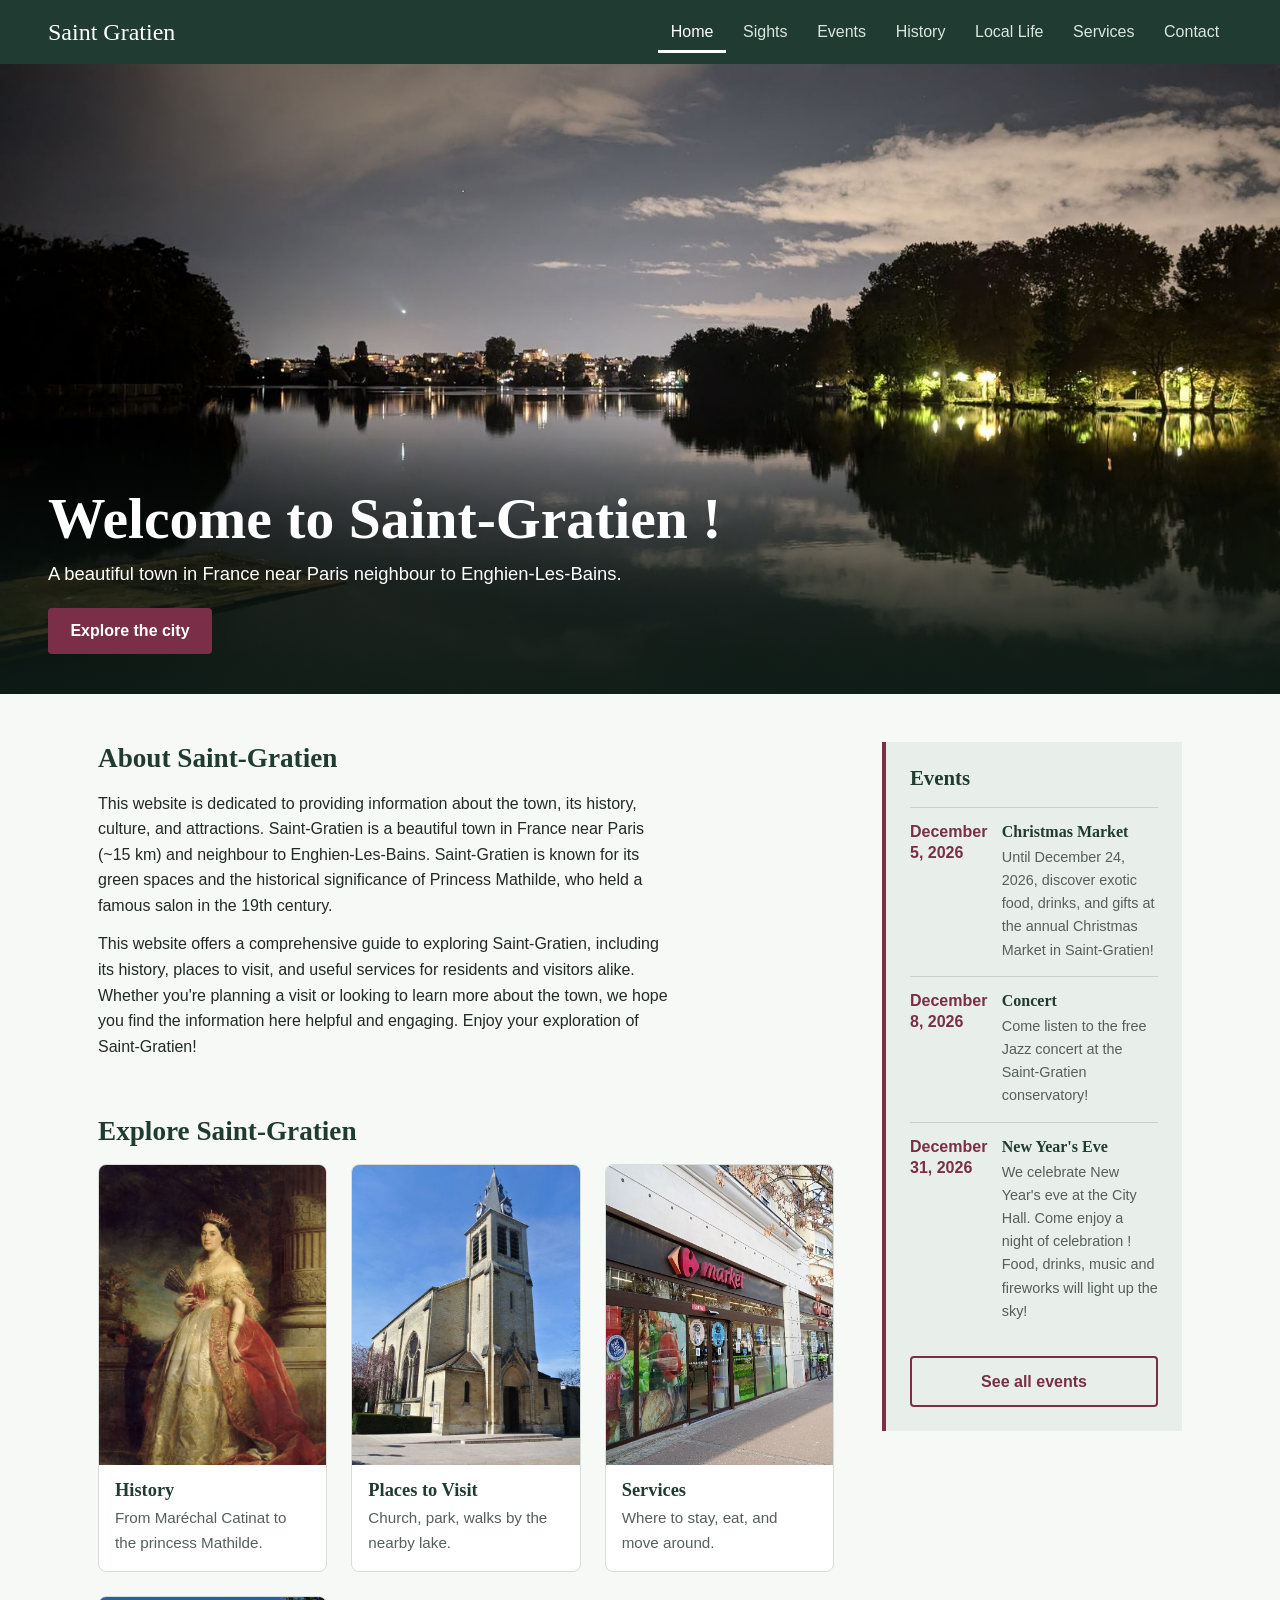
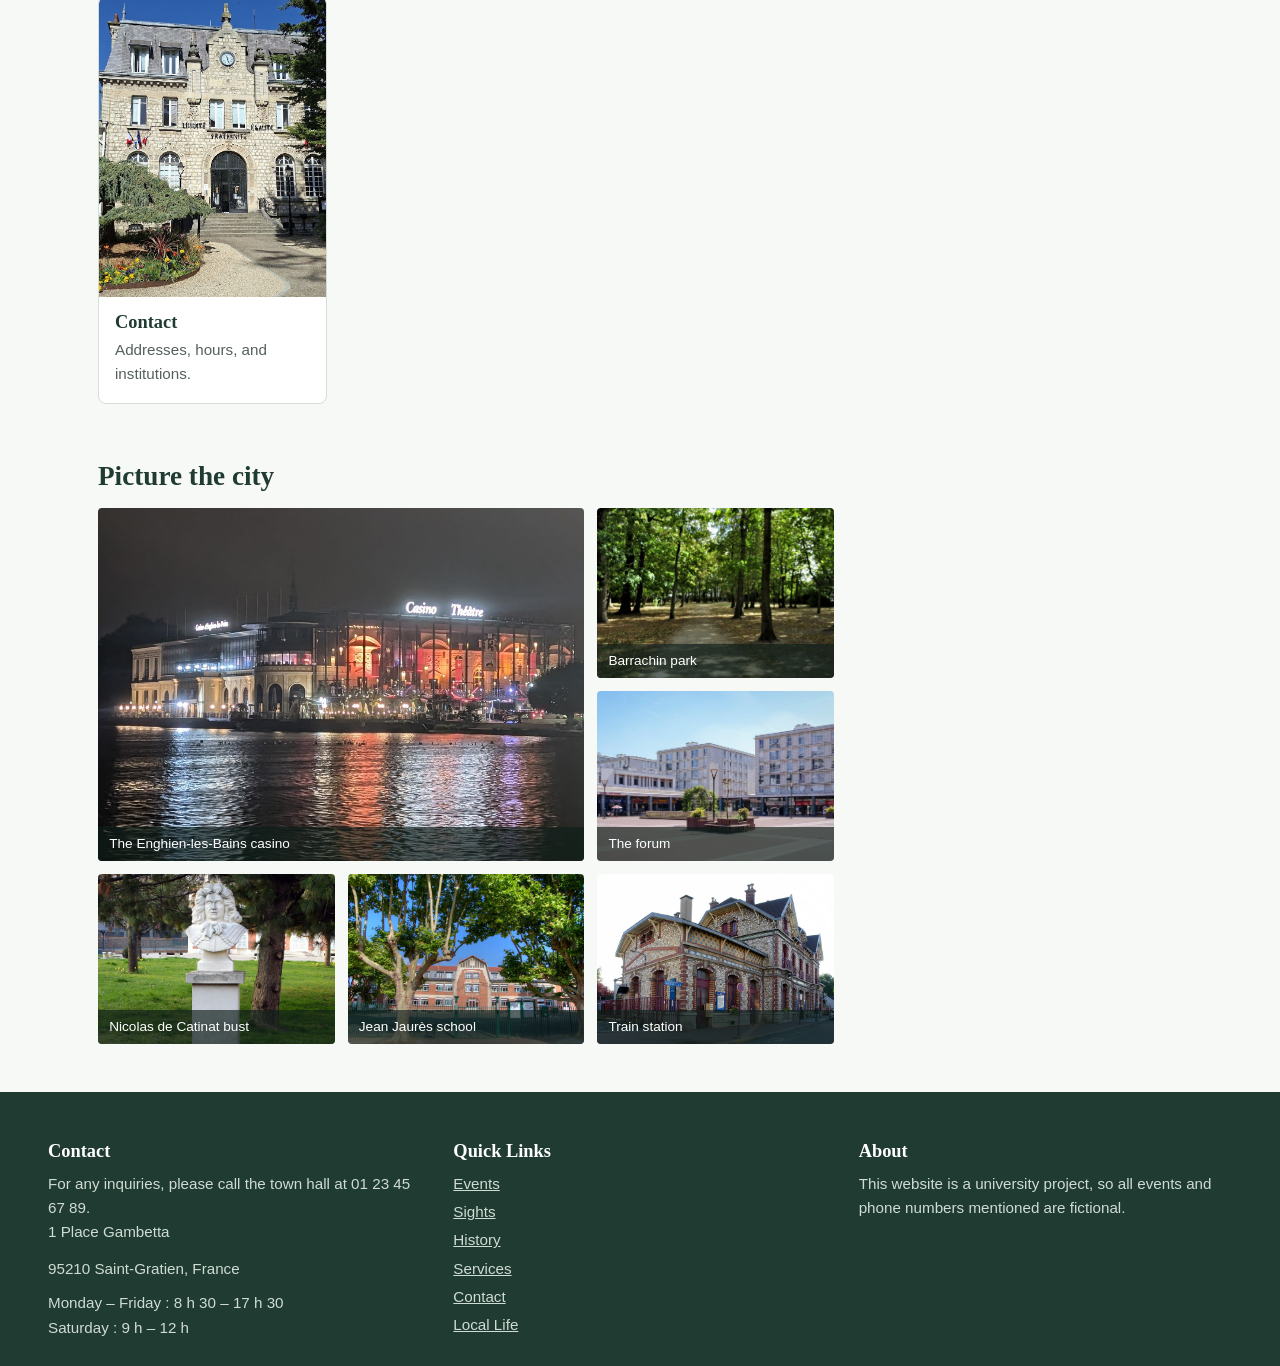
<file: src/index.html>
<!DOCTYPE html>
<html lang="en">
  <head>
    <meta charset="UTF-8">
    <meta name="viewport" content="width=device-width, initial-scale=1.0">
    <meta http-equiv="X-UA-Compatible" content="ie=edge">
    <title>Home | Saint-Gratien</title>
    <link rel="stylesheet" href="./style.css">
  </head>

  <body>
    <!-- Header -->
    <header class="site-header">
      <a href="./index.html" class="logo">Saint Gratien</a>
      <button class="menu-toggle" aria-expanded="false" aria-controls="main-menu" aria-label="Open the menu">
        <span></span><span></span><span></span>
      </button>
      <nav class="menu" id="main-menu" aria-label="Main navigation">
        <ul>
          <li><a href="./index.html" aria-current="page">Home</a></li>
          <li><a href="./sights.html">Sights</a></li>
          <li><a href="./event.html">Events</a></li>
          <li><a href="./histoire.html">History</a></li>
          <li><a href="./localLife.html">Local Life</a></li>
          <li><a href="./services.html">Services</a></li>
          <li><a href="./contact.html">Contact</a></li>
        </ul>
      </nav>
    </header>

    <main>
      <!-- Banner -->
      <section class="hero">
        <img src="./../img/Lac.jpg" alt="Lake Enghien next to Saint-Gratien at night">
        <div class="hero-text">
          <h1>Welcome to Saint-Gratien !</h1>
          <p>A beautiful town in France near Paris neighbour to Enghien-Les-Bains.</p>
          <a class="button" href="sights.html">Explore the city</a>
        </div>
      </section>

      <!-- Main Content -->
      
      <div class="layout layout--sidebar">
        <div class="main-column">

          <section class="about">
            <h2>About Saint-Gratien</h2>
            <p>
              This website is dedicated to providing information about the town, its history, culture, and attractions.
              Saint-Gratien is a beautiful town in France near Paris (~15 km) and neighbour to Enghien-Les-Bains.
              Saint-Gratien is known for its green spaces and the historical significance of Princess Mathilde, who held a famous salon in the 19th century.
            </p>
            <p>
              This website offers a comprehensive guide to exploring Saint-Gratien, including its history, places to visit, and useful services for residents and visitors alike.
              Whether you're planning a visit or looking to learn more about the town, we hope you find the information here helpful and engaging.
              Enjoy your exploration of Saint-Gratien!
            </p>
          </section>

          <section class="explore">
          <h2>Explore Saint-Gratien</h2>
          <div class="card-grid">

            <article class="card">
              <a href="histoire.html">
                <figure>
                  <img src="./../img/mathilde.jpg" alt="Portrait of the princess Mathilde" class="img-pos-25">
                </figure>
                <h3>History</h3>
                <p>From Maréchal Catinat to the princess Mathilde.</p>
              </a>
            </article>

            <article class="card">
              <a href="sights.html">
                <figure>
                  <img src="./../img/eglise.jpg" alt="Saint-Gratien church" class="img-pos-75">
                </figure>
                <h3>Places to Visit</h3>
                <p>Church, park, walks by the nearby lake.</p>
              </a>
            </article>

            <article class="card">
              <a href="services.html">
                <figure>
                  <img src="./../img/carrefour.jpg" alt="Front of the Carrefour supermarket in Saint-Gratien">
                </figure>
                <h3>Services</h3>
                <p>Where to stay, eat, and move around.</p>
              </a>
            </article>

            <article class="card">
              <a href="contact.html">
                <figure>
                  <img src="./../img/mairie.jpg" alt="Front of the Town Hall of Saint-Gratien" class="img-pos-30">
                </figure>
                <h3>Contact</h3>
                <p>Addresses, hours, and institutions.</p>
              </a>
            </article>

          </div>
        </section>

        <section class="gallery">
          <h2>Picture the city</h2>
          <div class="mosaic">
            <figure class="mosaic-big">
              <img src="../img/casino.jpg" alt="Enghien-les-Bains casino">
              <figcaption>The Enghien-les-Bains casino</figcaption>
            </figure>
            <figure >
              <img src="../img/barrachin.jpg" alt="Barrachin park">
              <figcaption>Barrachin park</figcaption>
            </figure>
            <figure>
              <img src="../img/forum.jpg" alt="Forum">
              <figcaption>The forum</figcaption>
            </figure>
            <figure>
              <img src="../img/catinat.jpg" alt="Bust of Nicolas de Catinat" class="img-pos-20">
              <figcaption>Nicolas de Catinat bust</figcaption>
            </figure>
            <figure>
              <img src="../img/JJ.jpg" alt="Jean Jaurès school">
              <figcaption>Jean Jaurès school</figcaption>
            </figure>
            <figure>
              <img src="../img/gare.jpg" alt="Train station">
              <figcaption>Train station</figcaption>
            </figure>
          </div>
        </section>

        </div>

        <aside class="side-panel" aria-labelledby="titre-events">
          <h2 id="titre-events">Events</h2>
          <ul>
            <li>
              <time datetime="2026-12-05">December 5, 2026</time>
              <div>
                <h3>Christmas Market</h3>
                <p>Until December 24, 2026, discover exotic food, drinks, and gifts at the annual Christmas Market in Saint-Gratien!</p>
              </div>  
            </li>
            <li>
              <time datetime="2026-12-08">December 8, 2026</time>
              <div>
                <h3>Concert</h3>
                <p>Come listen to the free Jazz concert at the Saint-Gratien conservatory!</p>
              </div>  
            </li>
            <li>
              <time datetime="2026-12-31">December 31, 2026</time>
              <div>
                <h3>New Year's Eve</h3>
                <p>We celebrate New Year's eve at the City Hall. Come enjoy a night of celebration ! Food, drinks, music and fireworks will light up the sky!</p>
              </div>  
            </li>
          </ul>
          <a class="button-outline" href="./event.html">See all events</a>
        </aside>
      </div>
      
    </main>

    <footer class="site-footer">
      <section>
        <h2>Contact</h2>
        <p>For any inquiries, please call the town hall at 01 23 45 67 89.</p>
        <address>
          <p>1 Place Gambetta</p>
          <p>95210 Saint-Gratien, France</p>
        </address>
        <p>Monday – Friday : 8 h 30 – 17 h 30<br>Saturday : 9 h – 12 h</p>
      </section>
      <section>
        <nav aria-label="Quick links">
          <h2>Quick Links</h2>
          <ul>
            <li><a href="./event.html">Events</a></li>
            <li><a href="./sights.html">Sights</a></li>
            <li><a href="./histoire.html">History</a></li>
            <li><a href="./services.html">Services</a></li>
            <li><a href="./contact.html">Contact</a></li>
            <li><a href="./localLife.html">Local Life</a></li>
          </ul>
        </nav>
      </section>
      <section>
        <h2>About</h2>
        <p>This website is a university project, so all events and phone numbers
          mentioned are fictional.</p>
      </section>
    </footer>
    <script src="./main.js"></script>
  </body>
</html>
</file>
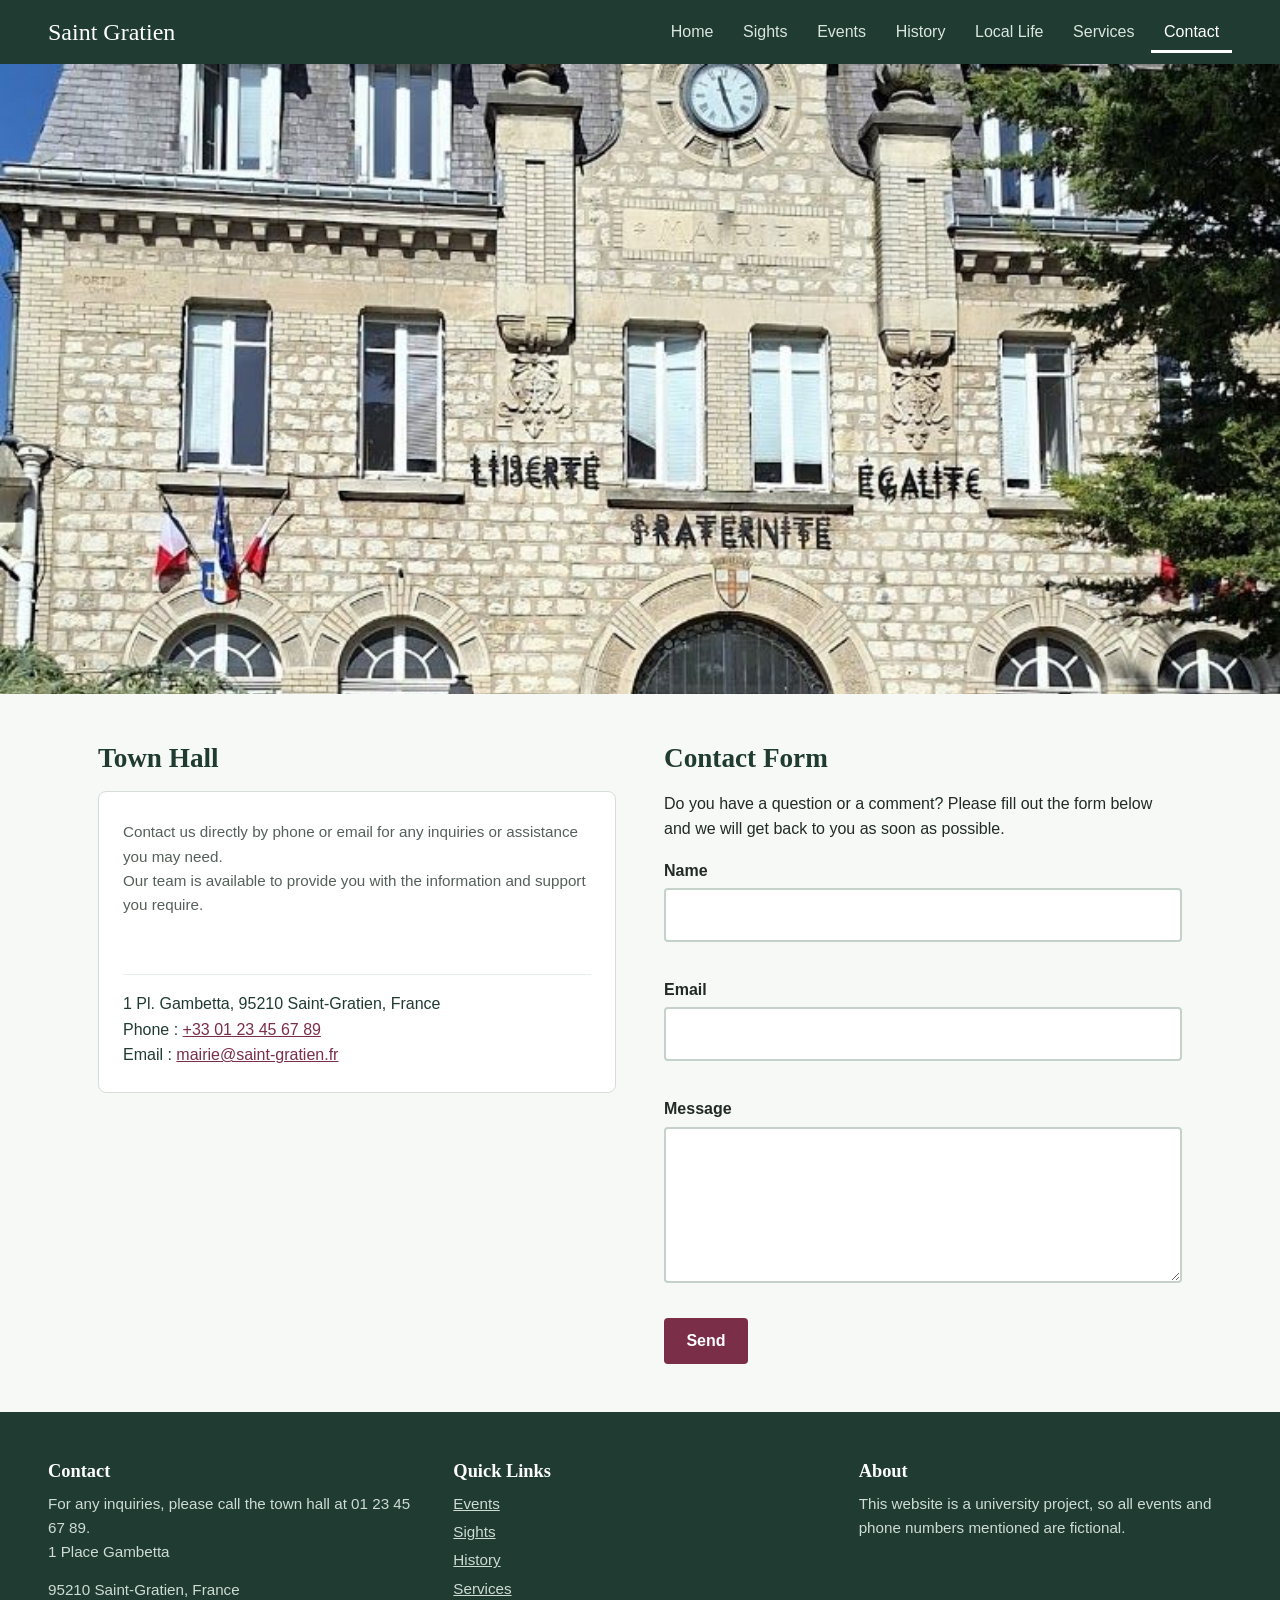
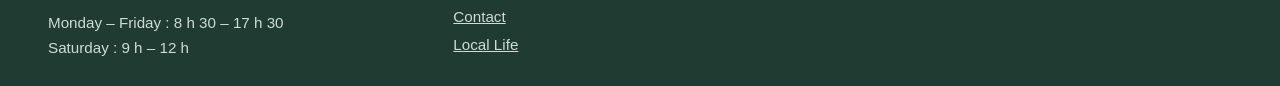
<file: src/contact.html>
<!DOCTYPE html>
<html lang="en">
  <head>
    <meta charset="UTF-8">
    <meta name="viewport" content="width=device-width, initial-scale=1.0">
    <meta http-equiv="X-UA-Compatible" content="ie=edge">
    <title>Contact | Saint-Gratien</title>
    <link rel="stylesheet" href="./style.css">
  </head>

  <body>
    <!-- Header -->
    <header class="site-header">
      <a href="./index.html" class="logo">Saint Gratien</a>
      <button class="menu-toggle" aria-expanded="false" aria-controls="main-menu" aria-label="Open the menu">
        <span></span><span></span><span></span>
      </button>
      <nav class="menu" id="main-menu" aria-label="Main navigation">
        <ul>
          <li><a href="./index.html">Home</a></li>
          <li><a href="./sights.html">Sights</a></li>
          <li><a href="./event.html">Events</a></li>
          <li><a href="./histoire.html">History</a></li>
          <li><a href="./localLife.html">Local Life</a></li>
          <li><a href="./services.html">Services</a></li>
          <li><a href="./contact.html" aria-current="page">Contact</a></li>
        </ul>
      </nav>
    </header>
    <main>

      <section class="hero">
        <img src="./../img/mairie.jpg" alt="Town Hall of Saint Gratien" class="img-pos-30">
      </section>

      <section class="layout layout--halves">
        <section class="town-hall">
          <h2>Town Hall</h2>
          <div class="card-grid">
            <article class="card">
              <p>
                Contact us directly by phone or email for any inquiries or
                assistance you may need.<br>
                Our team is available to provide you with the information and
                support you require.<br><br>
              </p>
              <address>
                1 Pl. Gambetta, 95210 Saint-Gratien, France<br>
                Phone : <a href="tel:+33123456789">+33 01 23 45 67 89</a><br>
                Email : <a href="mailto:mairie@saint-gratien.fr">mairie@saint-gratien.fr</a>
              </address>
            </article>
          </div>
        </section>

        <section class="contact-form">
          <h2>Contact Form</h2>
          <p>
            Do you have a question or a comment? Please fill out the form below and we will get back to you as soon as possible.
          </p>
          <form id="contact-form" novalidate>
            <label for="name">Name</label>
            <input type="text" id="name" name="name" autocomplete="name" aria-describedby="name-error">
            <p class="field-error" id="name-error" aria-live="polite"></p>

            <label for="email">Email</label>
            <input type="email" id="email" name="email" autocomplete="email" aria-describedby="email-error">
            <p class="field-error" id="email-error" aria-live="polite"></p>

            <label for="message">Message</label>
            <textarea id="message" name="message" rows="5" aria-describedby="message-error"></textarea>
            <p class="field-error" id="message-error" aria-live="polite"></p>

            <button type="submit" class="button">Send</button>
            <p class="form-success" id="form-success" role="status" hidden></p>
          </form>
        </section>
      </section>
    </main>
    <footer class="site-footer">
      <section>
        <h2>Contact</h2>
        <p>For any inquiries, please call the town hall at 01 23 45 67 89.</p>
        <address>
          <p>1 Place Gambetta</p>
          <p>95210 Saint-Gratien, France</p>
        </address>
        <p>Monday – Friday : 8 h 30 – 17 h 30<br>Saturday : 9 h – 12 h</p>
      </section>
      <section>
        <nav aria-label="Quick links">
          <h2>Quick Links</h2>
          <ul>
            <li><a href="./event.html">Events</a></li>
            <li><a href="./sights.html">Sights</a></li>
            <li><a href="./histoire.html">History</a></li>
            <li><a href="./services.html">Services</a></li>
            <li><a href="./contact.html">Contact</a></li>
            <li><a href="./localLife.html">Local Life</a></li>
          </ul>
        </nav>
      </section>
      <section>
        <h2>About</h2>
        <p>This website is a university project, so all events and phone numbers
          mentioned are fictional.</p>
      </section>
    </footer>
    <script src="./main.js"></script>
    <script src="./contact.js"></script>
  </body>
</html>
</file>
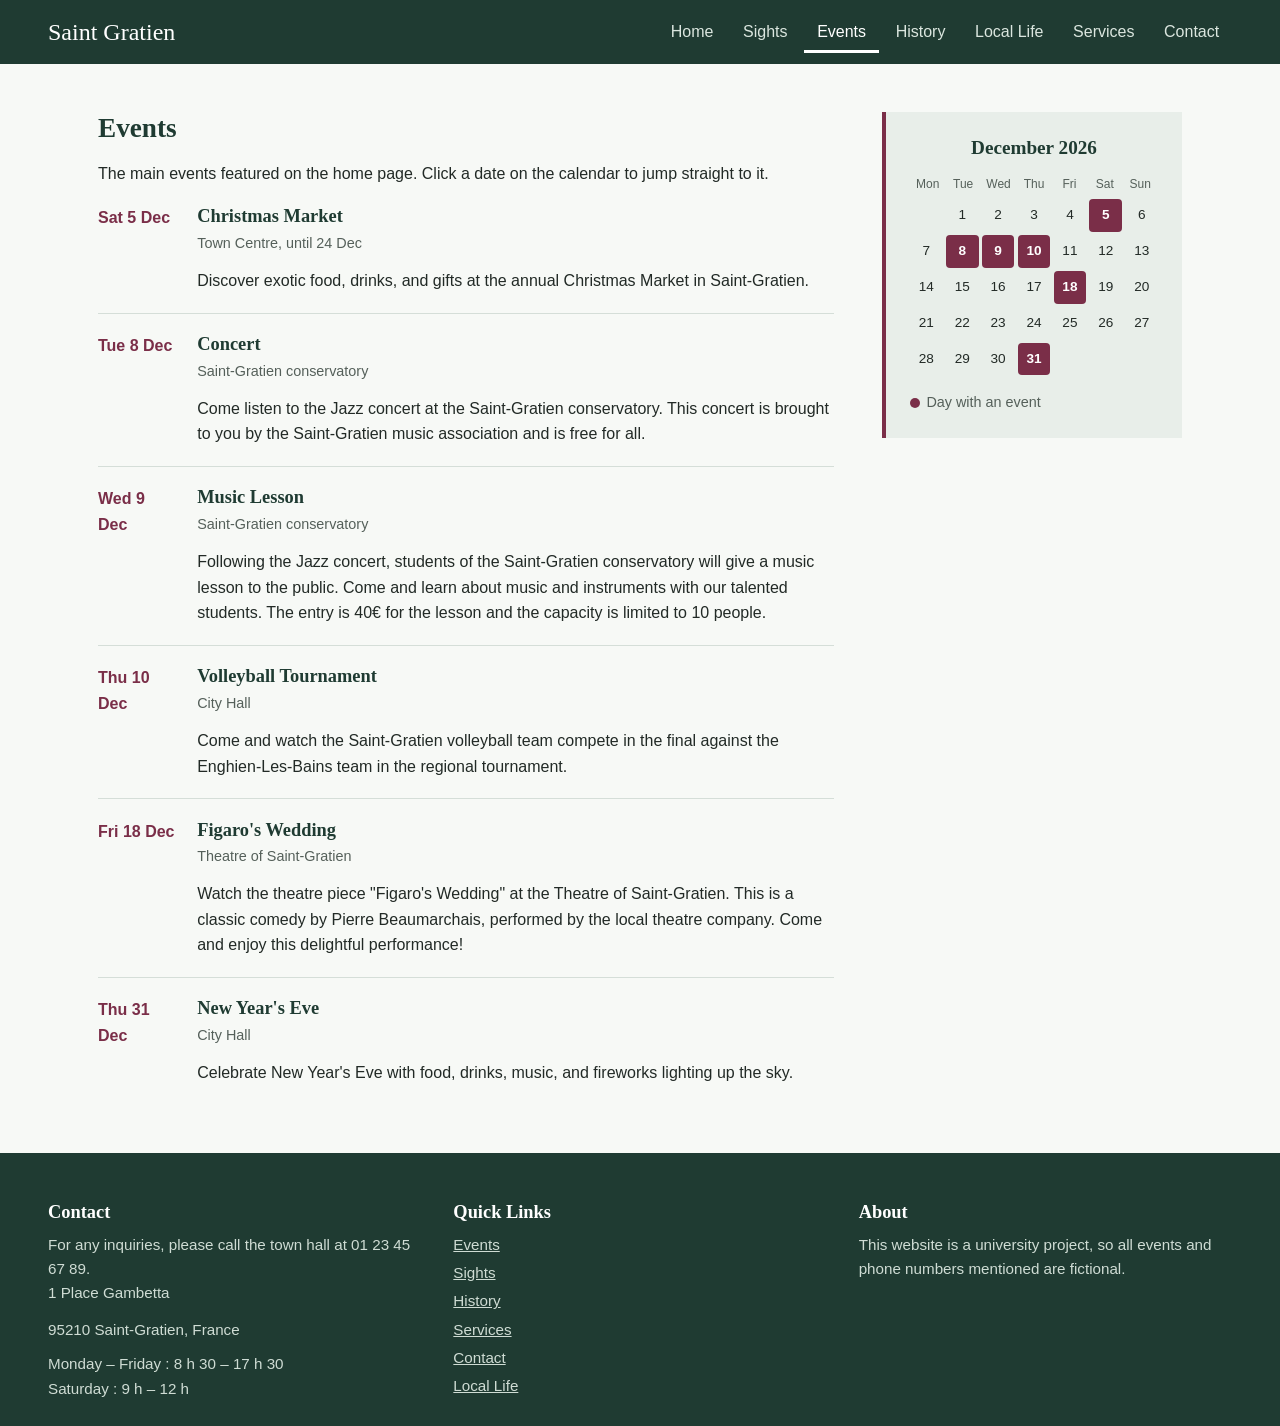
<file: src/event.html>
<!DOCTYPE html>
<html lang="en">
  <head>
    <meta charset="UTF-8">
    <meta name="viewport" content="width=device-width, initial-scale=1.0">
    <meta http-equiv="X-UA-Compatible" content="ie=edge">
    <title>Events | Saint-Gratien</title>
    <link rel="stylesheet" href="./style.css">
  </head>

  <body>
    <!-- Header -->
    <header class="site-header">
      <a href="./index.html" class="logo">Saint Gratien</a>
      <button class="menu-toggle" aria-expanded="false" aria-controls="main-menu" aria-label="Open the menu">
        <span></span><span></span><span></span>
      </button>
      <nav class="menu" id="main-menu" aria-label="Main navigation">
        <ul>
          <li><a href="./index.html">Home</a></li>
          <li><a href="./sights.html">Sights</a></li>
          <li><a href="./event.html" aria-current="page">Events</a></li>
          <li><a href="./histoire.html">History</a></li>
          <li><a href="./localLife.html">Local Life</a></li>
          <li><a href="./services.html">Services</a></li>
          <li><a href="./contact.html">Contact</a></li>
        </ul>
      </nav>
    </header>
    <main>
      <section class="layout layout--sidebar">

        <section class="event-list">
          <h2>Events</h2>
          <p>
            The main events featured on the home page. Click a date on the
            calendar to jump straight to it.
          </p>

          <article class="event-card" id="event-5">
            <time datetime="2026-12-05">Sat 5 Dec</time>
            <div>
              <h3>Christmas Market</h3>
              <p class="event-place">Town Centre, until 24 Dec</p>
              <p>
                Discover exotic food, drinks, and gifts at the annual
                Christmas Market in Saint-Gratien.
              </p>
            </div>
          </article>

          <article class="event-card" id="event-8">
            <time datetime="2026-12-08">Tue 8 Dec</time>
            <div>
              <h3>Concert</h3>
              <p class="event-place">Saint-Gratien conservatory</p>
              <p>
                Come listen to the Jazz concert at the Saint-Gratien
                conservatory.
                This concert is brought to you by the Saint-Gratien music
                association and is free for all.
              </p>
            </div>
          </article>

          <article class="event-card" id="event-9">
            <time datetime="2026-12-09">Wed 9 Dec</time>
            <div>
              <h3>Music Lesson</h3>
              <p class="event-place">Saint-Gratien conservatory</p>
              <p>
                Following the Jazz concert, students of the Saint-Gratien
                conservatory will give a music lesson to the public. Come and
                learn about music and instruments with our talented students.
                The entry is 40€ for the lesson and the capacity is limited to 10 people.
              </p>
            </div>
          </article>

          <article class="event-card" id="event-10">
            <time datetime="2026-12-10">Thu 10 Dec</time>
            <div>
              <h3>Volleyball Tournament</h3>
              <p class="event-place">City Hall</p>
              <p>
                Come and watch the Saint-Gratien volleyball team compete in the
                final against the Enghien-Les-Bains team in the regional
                tournament.
              </p>
            </div>
          </article>

          <article class="event-card" id="event-18">
            <time datetime="2026-12-18">Fri 18 Dec</time>
            <div>
              <h3>Figaro's Wedding</h3>
              <p class="event-place">Theatre of Saint-Gratien</p>
              <p>
                Watch the theatre piece "Figaro's Wedding" at the Theatre of Saint-Gratien.
                This is a classic comedy by Pierre Beaumarchais, performed by the local theatre company.
                Come and enjoy this delightful performance!
              </p>
            </div>
          </article>

          <article class="event-card" id="event-31">
            <time datetime="2026-12-31">Thu 31 Dec</time>
            <div>
              <h3>New Year's Eve</h3>
              <p class="event-place">City Hall</p>
              <p>
                Celebrate New Year's Eve with food, drinks, music, and
                fireworks lighting up the sky.
              </p>
            </div>
          </article>

        </section>

        <!-- Colonne latérale : mini-calendrier -->
        <aside class="side-panel calendar" aria-labelledby="calendar-title">
          <h2 id="calendar-title">December 2026</h2>

          <div class="calendar-weekdays">
            <span>Mon</span><span>Tue</span><span>Wed</span><span>Thu</span>
            <span>Fri</span><span>Sat</span><span>Sun</span>
          </div>

          <ol class="calendar-grid">
            <li class="empty"></li>
            <li>1</li>
            <li>2</li>
            <li>3</li>
            <li>4</li>
            <li class="has-event"><a href="#event-5">5</a></li>
            <li>6</li>
            <li>7</li>
            <li class="has-event"><a href="#event-8">8</a></li>
            <li class="has-event"><a href="#event-9">9</a></li>
            <li class="has-event"><a href="#event-10">10</a></li>
            <li>11</li>
            <li>12</li>
            <li>13</li>
            <li>14</li>
            <li>15</li>
            <li>16</li>
            <li>17</li>
            <li class="has-event"><a href="#event-18">18</a></li>
            <li>19</li>
            <li>20</li>
            <li>21</li>
            <li>22</li>
            <li>23</li>
            <li>24</li>
            <li>25</li>
            <li>26</li>
            <li>27</li>
            <li>28</li>
            <li>29</li>
            <li>30</li>
            <li class="has-event"><a href="#event-31">31</a></li>
          </ol>

          <p class="calendar-legend">
            <span class="dot"></span> Day with an event
          </p>
        </aside>

      </section>
    </main>

    <!-- Footer-->
    <footer class="site-footer">
      <section>
        <h2>Contact</h2>
        <p>For any inquiries, please call the town hall at 01 23 45 67 89.</p>
        <address>
          <p>1 Place Gambetta</p>
          <p>95210 Saint-Gratien, France</p>
        </address>
        <p>Monday – Friday : 8 h 30 – 17 h 30<br>Saturday : 9 h – 12 h</p>
      </section>
      <section>
        <nav aria-label="Quick links">
          <h2>Quick Links</h2>
          <ul>
            <li><a href="./event.html">Events</a></li>
            <li><a href="./sights.html">Sights</a></li>
            <li><a href="./histoire.html">History</a></li>
            <li><a href="./services.html">Services</a></li>
            <li><a href="./contact.html">Contact</a></li>
            <li><a href="./localLife.html">Local Life</a></li>
          </ul>
        </nav>
      </section>
      <section>
        <h2>About</h2>
        <p>This website is a university project, so all events and phone numbers
          mentioned are fictional.</p>
      </section>
    </footer>
    <script src="./main.js"></script>
  </body>
</html>
</file>
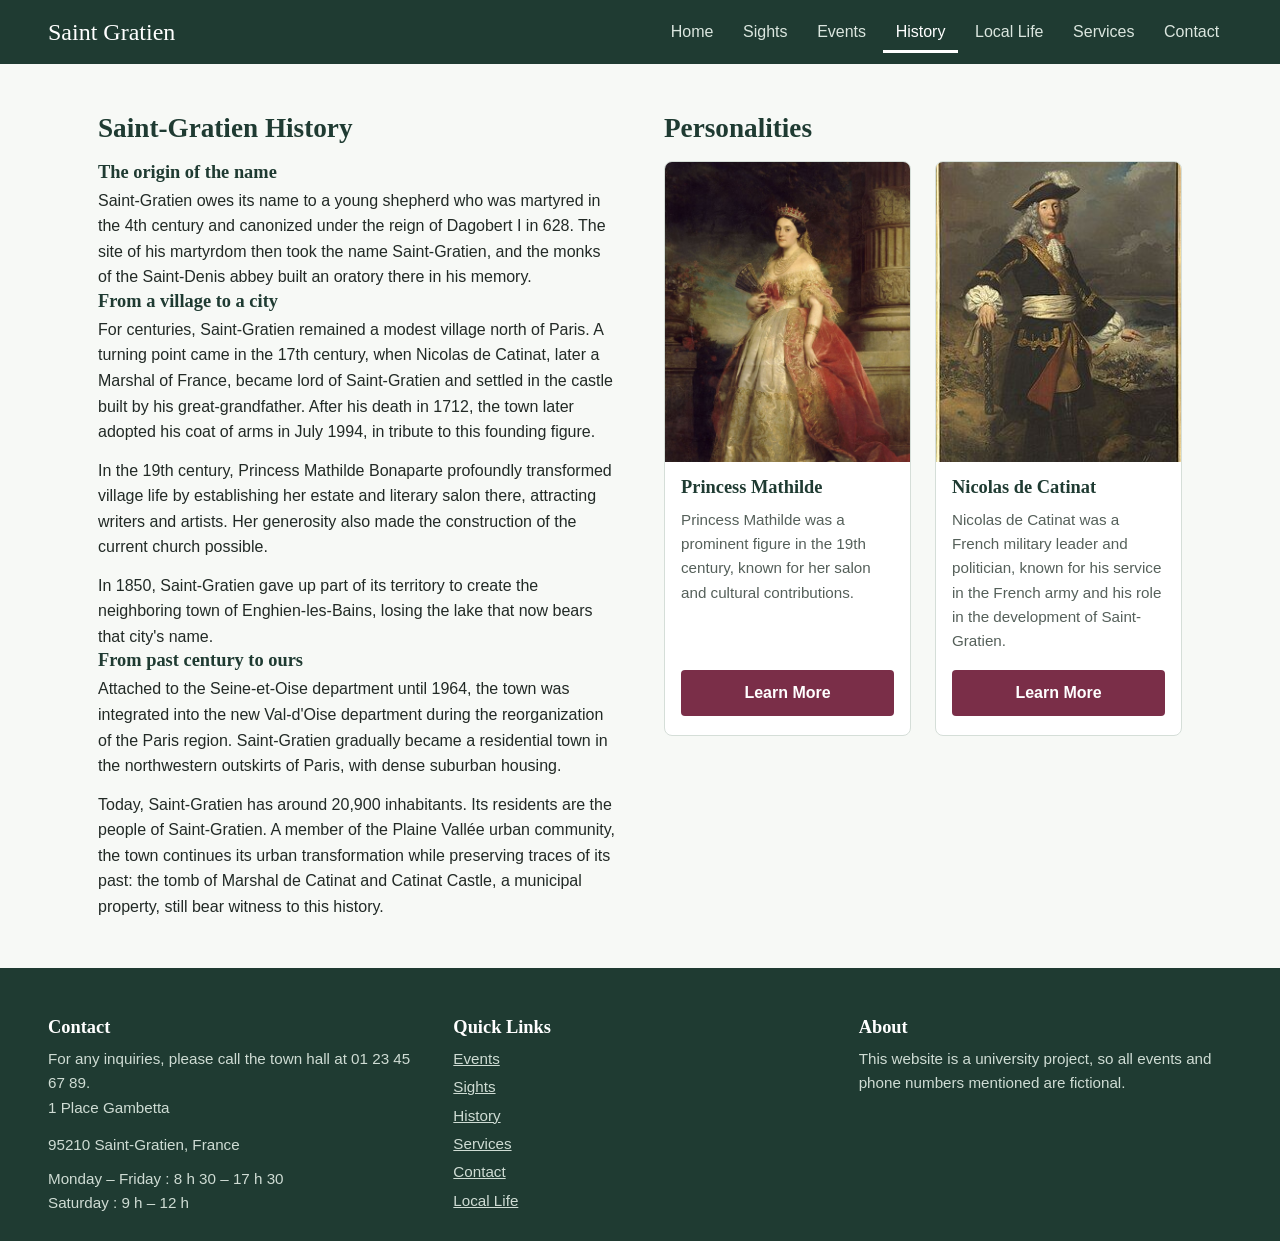
<file: src/histoire.html>
<!DOCTYPE html>
<html lang="en">
  <head>
    <meta charset="UTF-8">
    <meta name="viewport" content="width=device-width, initial-scale=1.0">
    <meta http-equiv="X-UA-Compatible" content="ie=edge">
    <title>History | Saint-Gratien</title>
    <link rel="stylesheet" href="./style.css">
  </head>

  <body>
    <!-- Header -->
    <header class="site-header">
      <a href="./index.html" class="logo">Saint Gratien</a>
      <button class="menu-toggle" aria-expanded="false" aria-controls="main-menu" aria-label="Open the menu">
        <span></span><span></span><span></span>
      </button>
      <nav class="menu" id="main-menu" aria-label="Main navigation">
        <ul>
          <li><a href="./index.html">Home</a></li>
          <li><a href="./sights.html">Sights</a></li>
          <li><a href="./event.html">Events</a></li>
          <li><a href="./histoire.html" aria-current="page">History</a></li>
          <li><a href="./localLife.html">Local Life</a></li>
          <li><a href="./services.html">Services</a></li>
          <li><a href="./contact.html">Contact</a></li>
        </ul>
      </nav>
    </header>
    <main>
      <section class="layout layout--halves">

        <section class="city-culture">
          <h2>Saint-Gratien History</h2>
          <h3>The origin of the name</h3>

          <p>Saint-Gratien owes its name to a young shepherd who was martyred
            in the 4th century and canonized under the reign of Dagobert I in
            628.
            The site of his martyrdom then took the name Saint-Gratien, and
            the monks of the Saint-Denis abbey built an oratory there in his
            memory.</p>

          <h3>From a village to a city</h3>

          <p>
            For centuries, Saint-Gratien remained a modest village north of
            Paris. A turning point came in the 17th century, when Nicolas de
            Catinat, later a Marshal of France, became lord of Saint-Gratien
            and settled in the castle built by his great-grandfather.
            After his death in 1712, the town later adopted his coat of arms
            in July 1994, in tribute to this founding figure.
          </p>
          <p>
            In the 19th century, Princess Mathilde Bonaparte profoundly
            transformed village life by establishing her estate and literary
            salon there, attracting writers and artists. Her generosity also
            made the construction of the current church possible.
          </p>
          <p>
            In 1850, Saint-Gratien gave up part of its territory to create the
            neighboring town of Enghien-les-Bains, losing the lake that now
            bears that city's name.
          </p>

          <h3>From past century to ours</h3>
          <p>
            Attached to the Seine-et-Oise department until 1964, the town was
            integrated into the new Val-d'Oise department during the
            reorganization of the Paris region. Saint-Gratien gradually became
            a residential town in the northwestern outskirts of Paris, with
            dense suburban housing.
          </p>
          <p>
            Today, Saint-Gratien has around 20,900 inhabitants. Its residents
            are the people of Saint-Gratien. A member of the Plaine Vallée
            urban community, the town continues its urban transformation while
            preserving traces of its past: the tomb of Marshal de Catinat and
            Catinat Castle, a municipal property, still bear witness to this
            history.</p>
        </section>

        <section class="city-personalities">
          <h2>Personalities</h2>
          <div class="card-grid">

            <article class="card">
              <figure>
                <img src="./../img/mathilde.jpg" alt="Princess Mathilde"
                  class="img-pos-25">
              </figure>

              <h3>Princess Mathilde</h3>
              <dialog id="dialog-Mathilde">
                <h4>Princess Mathilde (1820-1904)</h4>
                <p>
                  Mathilde Bonaparte, better known as Princess Mathilde, was
                  born in Trieste and was a member of the Bonaparte family,
                  the daughter of King Jérôme and niece of Napoleon I. <br>
                  She first rented Catinat Castle, then bought the castle in 1857
                  and turned it into a guest house, which she incorporated into
                  her estate. It was also in Saint-Gratien that she acquired
                  the Château Neuf in 1851, now called Princess Mathilde's
                  Castle. <br>
                  She hosted a salon there where she supported writers,
                  regardless of their political views: Flaubert, Gautier,
                  Sainte-Beuve, the Goncourts and Taine all gathered there.
                  Marcel Proust also attended her salon in his youth.
                  She also funded a religious building: the current church of
                  Saint-Gratien was built thanks to her generosity. <br>
                  She died in Paris in 1904 and was buried in Saint-Gratien
                  church, which she had helped build.
                </p>
                <button class="button close-dialog">Close</button>
              </dialog>

              <p>Princess Mathilde was a prominent figure in the 19th century,
                known for her salon and cultural contributions.</p>
              <button class="button" data-dialog="dialog-Mathilde">Learn More</button>

            </article>
            <article class="card">
              <figure>
                <img src="./../img/NDC.jpg" alt="Nicolas of Catinat"
                  class="img-pos-10">
              </figure>
              <h3>Nicolas de Catinat</h3>
              <dialog id="dialog-Catinat">
                <h4>Nicolas de Catinat (1637-1712)</h4>
                <p>
                  A soldier born in Paris, he became a brigadier, then a field
                  marshal in 1680 and a lieutenant general in 1688. He was made
                  Marshal of France in 1693 and led the French forces during the
                  victorious siege of Ath in 1697. He held the title of lord of
                  Saint-Gratien. <br>He lived in Catinat Castle, built in 1610 by
                  his great-grandfather, from 1702 to 1712, years during which he
                  welcomed many figures from the court of Louis XIV there. <br>He
                  died in Saint-Gratien in 1712, where he was buried in the
                  village church, in a tomb that is still there today and now
                  protected as a historic monument. <br>A statue was erected in
                  his honor in Saint-Gratien in 1860, and his bust stands in the
                  town hall park.
                </p>
                <button class="button close-dialog">Close</button>
              </dialog>
              <p>Nicolas de Catinat was a French military leader and politician,
                known for his service in the French army and his role in the
                development of Saint-Gratien.
              </p>
              <button class="button" data-dialog="dialog-Catinat">Learn More</button>
            </article>
          </div>
        </section>

      </section>
    </main>
    <!-- Footer-->
    <footer class="site-footer">
      <section>
        <h2>Contact</h2>
        <p>For any inquiries, please call the town hall at 01 23 45 67 89.</p>
        <address>
          <p>1 Place Gambetta</p>
          <p>95210 Saint-Gratien, France</p>
        </address>
        <p>Monday – Friday : 8 h 30 – 17 h 30<br>Saturday : 9 h – 12 h</p>
      </section>
      <section>
        <nav aria-label="Quick links">
          <h2>Quick Links</h2>
          <ul>
            <li><a href="./event.html">Events</a></li>
            <li><a href="./sights.html">Sights</a></li>
            <li><a href="./histoire.html">History</a></li>
            <li><a href="./services.html">Services</a></li>
            <li><a href="./contact.html">Contact</a></li>
            <li><a href="./localLife.html">Local Life</a></li>
          </ul>
        </nav>
      </section>
      <section>
        <h2>About</h2>
        <p>This website is a university project, so all events and phone numbers
          mentioned are fictional.</p>
      </section>
    </footer>
    <script src="./main.js"></script>
  </body>
</html>
</file>
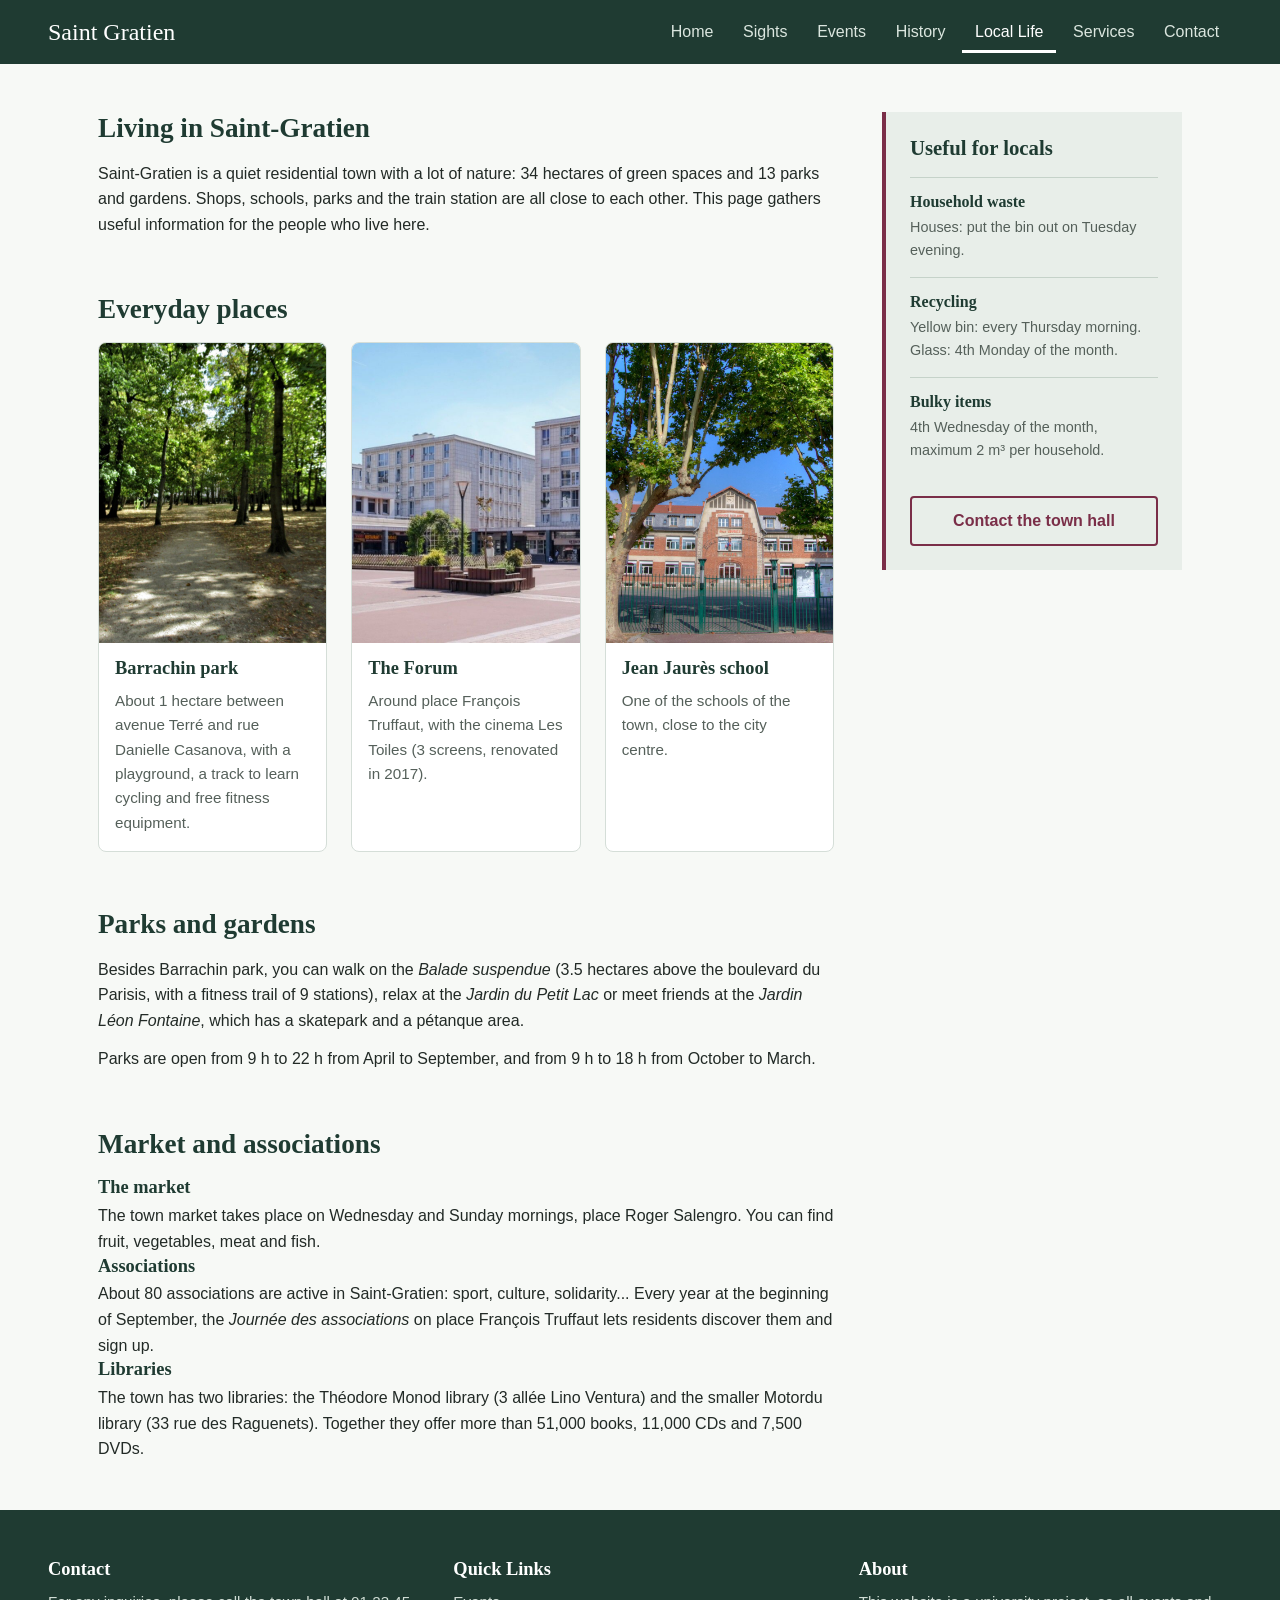
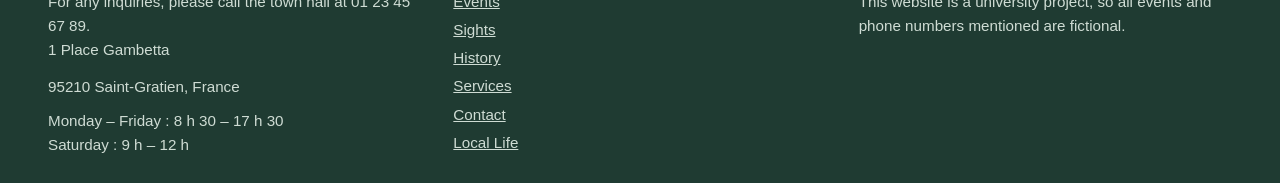
<file: src/localLife.html>
<!DOCTYPE html>
<html lang="en">
  <head>
    <meta charset="UTF-8">
    <meta name="viewport" content="width=device-width, initial-scale=1.0">
    <meta http-equiv="X-UA-Compatible" content="ie=edge">
    <title>Local Life | Saint-Gratien</title>
    <link rel="stylesheet" href="./style.css">
  </head>

  <body>
    <!-- Header -->
    <header class="site-header">
      <a href="./index.html" class="logo">Saint Gratien</a>
      <button class="menu-toggle" aria-expanded="false" aria-controls="main-menu" aria-label="Open the menu">
        <span></span><span></span><span></span>
      </button>
      <nav class="menu" id="main-menu" aria-label="Main navigation">
        <ul>
          <li><a href="./index.html">Home</a></li>
          <li><a href="./sights.html">Sights</a></li>
          <li><a href="./event.html">Events</a></li>
          <li><a href="./histoire.html">History</a></li>
          <li><a href="./localLife.html" aria-current="page">Local Life</a></li>
          <li><a href="./services.html">Services</a></li>
          <li><a href="./contact.html">Contact</a></li>
        </ul>
      </nav>
    </header>
    <main>
      <div class="layout layout--sidebar">
        <div class="main-column">

          <section class="local-intro">
            <h2>Living in Saint-Gratien</h2>
            <p>
              Saint-Gratien is a quiet residential town with a lot of nature:
              34 hectares of green spaces and 13 parks and gardens.
              Shops, schools, parks and the train station are all close to each other.
              This page gathers useful information for the people who live here.
            </p>
          </section>

          <section class="local-places">
            <h2>Everyday places</h2>
            <div class="card-grid">
              <article class="card">
                <figure>
                  <img src="./../img/barrachin.jpg" alt="Barrachin park">
                </figure>
                <h3>Barrachin park</h3>
                <p>About 1 hectare between avenue Terré and rue Danielle Casanova, with a playground, a track to learn cycling and free fitness equipment.</p>
              </article>
              <article class="card">
                <figure>
                  <img src="./../img/forum.jpg" alt="The Forum of Saint-Gratien">
                </figure>
                <h3>The Forum</h3>
                <p>Around place François Truffaut, with the cinema Les Toiles (3 screens, renovated in 2017).</p>
              </article>
              <article class="card">
                <figure>
                  <img src="./../img/JJ.jpg" alt="Jean Jaurès school">
                </figure>
                <h3>Jean Jaurès school</h3>
                <p>One of the schools of the town, close to the city centre.</p>
              </article>
            </div>
          </section>

          <section class="local-parks">
            <h2>Parks and gardens</h2>
            <p>
              Besides Barrachin park, you can walk on the <i>Balade suspendue</i>
              (3.5 hectares above the boulevard du Parisis, with a fitness trail of 9 stations),
              relax at the <i>Jardin du Petit Lac</i> or meet friends at the
              <i>Jardin Léon Fontaine</i>, which has a skatepark and a pétanque area.
            </p>
            <p>
              Parks are open from 9 h to 22 h from April to September,
              and from 9 h to 18 h from October to March.
            </p>
          </section>

          <section class="local-market">
            <h2>Market and associations</h2>
            <h3>The market</h3>
            <p>
              The town market takes place on Wednesday and Sunday mornings,
              place Roger Salengro. You can find fruit, vegetables, meat and fish.
            </p>
            <h3>Associations</h3>
            <p>
              About 80 associations are active in Saint-Gratien: sport, culture,
              solidarity... Every year at the beginning of September, the
              <i>Journée des associations</i> on place François Truffaut lets
              residents discover them and sign up.
            </p>
            <h3>Libraries</h3>
            <p>
              The town has two libraries: the Théodore Monod library
              (3 allée Lino Ventura) and the smaller Motordu library
              (33 rue des Raguenets). Together they offer more than 51,000 books,
              11,000 CDs and 7,500 DVDs.
            </p>
          </section>

        </div>

        <aside class="side-panel" aria-labelledby="titre-local">
          <h2 id="titre-local">Useful for locals</h2>
          <ul>
            <li>
              <div>
                <h3>Household waste</h3>
                <p>Houses: put the bin out on Tuesday evening.</p>
              </div>
            </li>
            <li>
              <div>
                <h3>Recycling</h3>
                <p>Yellow bin: every Thursday morning.<br>Glass: 4th Monday of the month.</p>
              </div>
            </li>
            <li>
              <div>
                <h3>Bulky items</h3>
                <p>4th Wednesday of the month, maximum 2 m³ per household.</p>
              </div>
            </li>
          </ul>
          <a class="button-outline" href="contact.html">Contact the town hall</a>
        </aside>
      </div>
    </main>
    <!-- Footer-->
    <footer class="site-footer">
      <section>
        <h2>Contact</h2>
        <p>For any inquiries, please call the town hall at 01 23 45 67 89.</p>
        <address>
          <p>1 Place Gambetta</p>
          <p>95210 Saint-Gratien, France</p>
        </address>
        <p>Monday – Friday : 8 h 30 – 17 h 30<br>Saturday : 9 h – 12 h</p>
      </section>
      <section>
        <nav aria-label="Quick links">
          <h2>Quick Links</h2>
          <ul>
            <li><a href="./event.html">Events</a></li>
            <li><a href="./sights.html">Sights</a></li>
            <li><a href="./histoire.html">History</a></li>
            <li><a href="./services.html">Services</a></li>
            <li><a href="./contact.html">Contact</a></li>
            <li><a href="./localLife.html">Local Life</a></li>
          </ul>
        </nav>
      </section>
      <section>
        <h2>About</h2>
        <p>This website is a university project, so all events and phone numbers
          mentioned are fictional.</p>
      </section>
    </footer>
    <script src="./main.js"></script>
  </body>
</html>
</file>
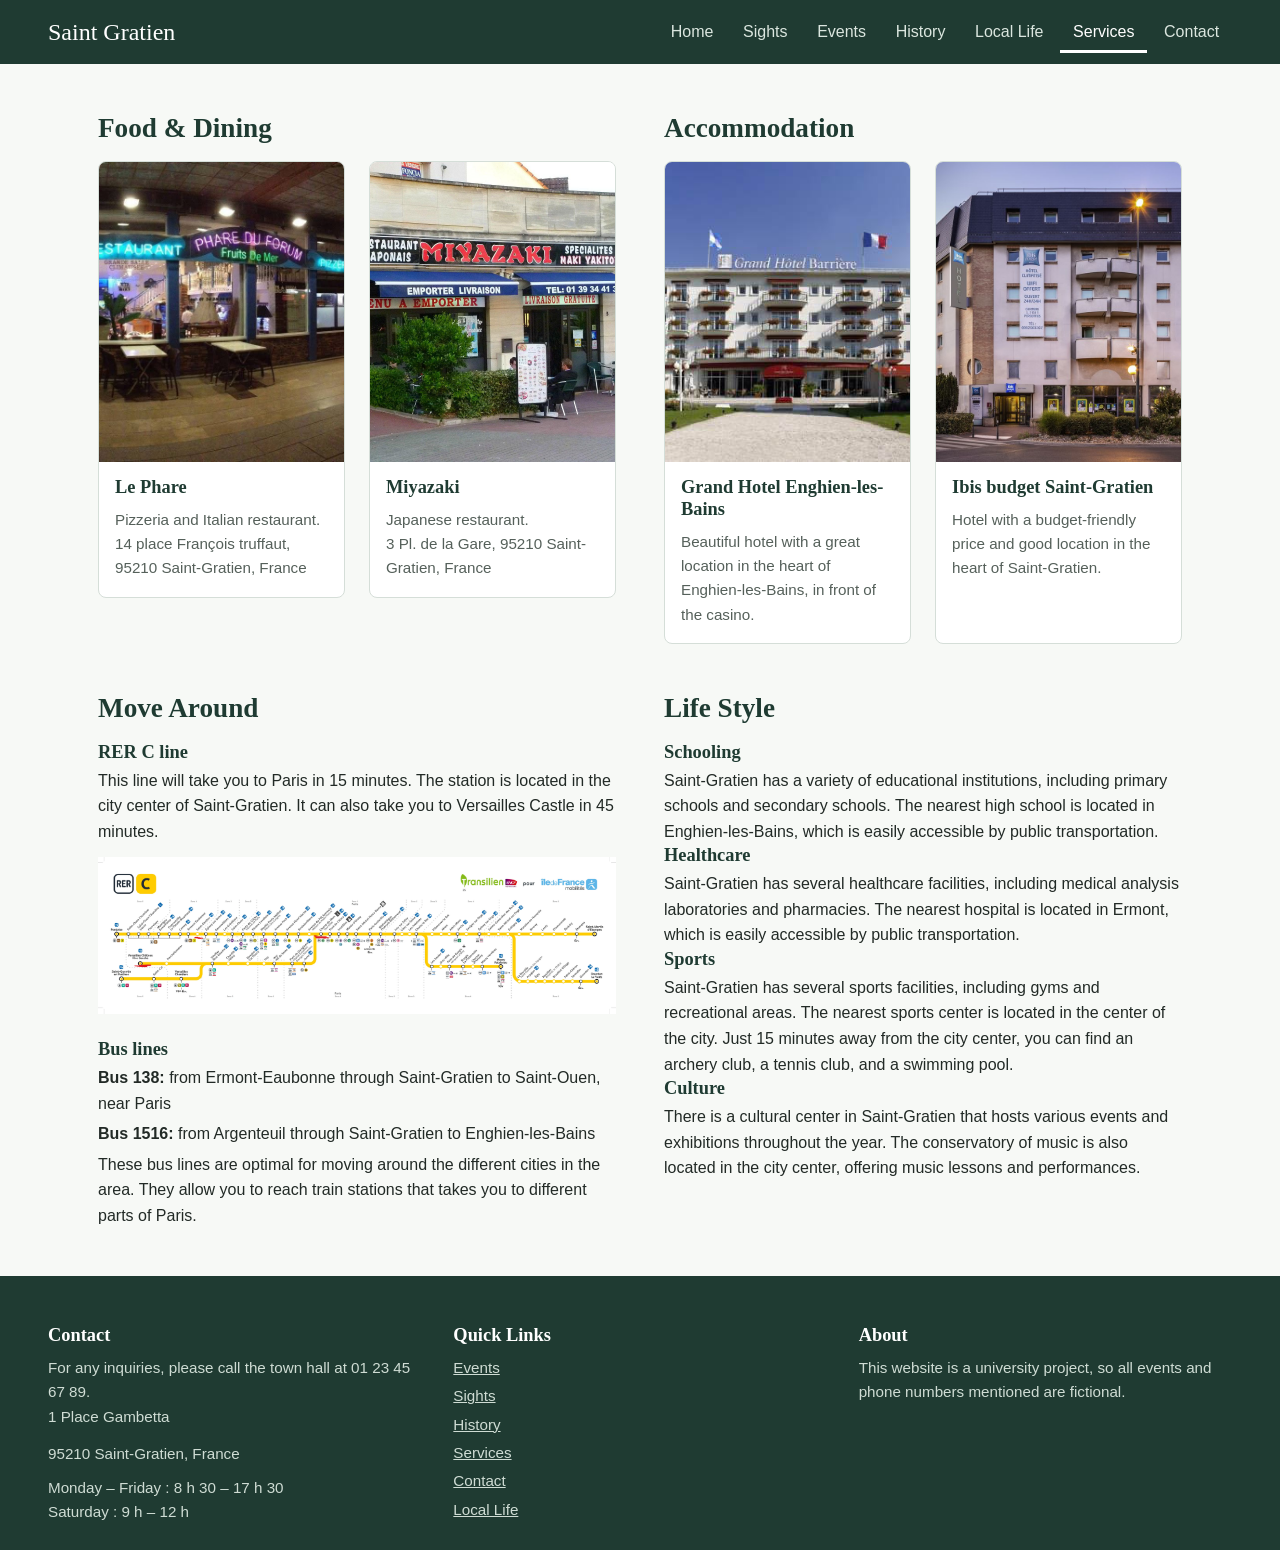
<file: src/services.html>
<!DOCTYPE html>
<html lang="en">
  <head>
    <meta charset="UTF-8">
    <meta name="viewport" content="width=device-width, initial-scale=1.0">
    <meta http-equiv="X-UA-Compatible" content="ie=edge">
    <title>Services | Saint-Gratien</title>
    <link rel="stylesheet" href="./style.css">
  </head>

  <body>
    <!-- Header -->
    <header class="site-header">
      <a href="./index.html" class="logo">Saint Gratien</a>
      <button class="menu-toggle" aria-expanded="false" aria-controls="main-menu" aria-label="Open the menu">
        <span></span><span></span><span></span>
      </button>
      <nav class="menu" id="main-menu" aria-label="Main navigation">
        <ul>
          <li><a href="./index.html">Home</a></li>
          <li><a href="./sights.html">Sights</a></li>
          <li><a href="./event.html">Events</a></li>
          <li><a href="./histoire.html">History</a></li>
          <li><a href="./localLife.html">Local Life</a></li>
          <li><a href="./services.html" aria-current="page">Services</a></li>
          <li><a href="./contact.html">Contact</a></li>
        </ul>
      </nav>
    </header>

    <main>
      <section class="layout layout--halves">
        
        <section class="food">
          <h2>Food & Dining</h2>
          <div class="card-grid">

            <article class="card">
              <figure>
                <img src="./../img/lePhare.jpg" alt="Le Phare">
              </figure>
              <h3>Le Phare</h3>
              <p>Pizzeria and Italian restaurant.<br>14 place François truffaut, 95210 Saint-Gratien, France</p>
            </article>
            <article class="card">
              <figure>
                <img src="./../img/miyazaki.jpg" alt="Miyazaki">
              </figure>
              <h3>Miyazaki</h3>
              <p>Japanese restaurant.<br>3 Pl. de la Gare, 95210 Saint-Gratien, France</p>
            </article>

          </div>
        </section>

        <section class="accommodation">
          <h2>Accommodation</h2>
          <div class="card-grid">

            <article class="card">
              <figure>
                <img src="./../img/hotelEnghien.jpg" alt="Grand Hotel Enghien-les-Bains">
              </figure>
              <h3>Grand Hotel Enghien-les-Bains</h3>
              <p>Beautiful hotel with a great location in the heart of Enghien-les-Bains, in front of the casino.</p>
            </article>
            <article class="card">
              <figure>
                <img src="./../img/hotelSTG.jpg" alt="Ibis budget Saint-Gratien">
              </figure>
              <h3>Ibis budget Saint-Gratien</h3>
              <p>Hotel with a budget-friendly price and good location in the heart of Saint-Gratien.</p>
            </article>
          </div>
        </section>

        <section class="move-around">
          <h2>Move Around</h2>
          <ul>
            <li>
              <h3>RER C line</h3>
              <p>
                This line will take you to Paris in 15 minutes. The station is located in the city center of Saint-Gratien.
                It can also take you to Versailles Castle in 45 minutes.
              </p>
              <figure><img src="./../img/RERC.png" alt="Map of the RER C line"></figure>
            </li>
            <li>
              <h3>Bus lines</h3>
              <ul class="bus-lines">
                <li><strong>Bus 138:</strong> from Ermont-Eaubonne through Saint-Gratien to Saint-Ouen, near Paris</li>
                <li><strong>Bus 1516:</strong> from Argenteuil through Saint-Gratien to Enghien-les-Bains</li>
              </ul>
              <p>
                These bus lines are optimal for moving around the different cities in the area.
                They allow you to reach train stations that takes you to different parts of Paris.
              </p>
            </li>
          </ul>
        </section>

        <section class="life-style">
          <h2>Life Style</h2>
          <h3>Schooling</h3>
          <p>
            Saint-Gratien has a variety of educational institutions, including primary schools and secondary schools.
            The nearest high school is located in Enghien-les-Bains, which is easily accessible by public transportation.
          </p>
          <h3>Healthcare</h3>
          <p>
            Saint-Gratien has several healthcare facilities, including medical analysis laboratories and pharmacies.
            The nearest hospital is located in Ermont, which is easily accessible by public transportation.
          </p>
          <h3>Sports</h3>
          <p>
            Saint-Gratien has several sports facilities, including gyms and recreational areas.
            The nearest sports center is located in the center of the city.
            Just 15 minutes away from the city center, you can find an archery club, a tennis club, and a swimming pool.
          </p>
          <h3>Culture</h3>
          <p>
            There is a cultural center in Saint-Gratien that hosts various events and exhibitions throughout the year.
            The conservatory of music is also located in the city center, offering music lessons and performances.
          </p>
        </section>

      </section>
    </main>
    <!-- Footer-->
    <footer class="site-footer">
      <section>
        <h2>Contact</h2>
        <p>For any inquiries, please call the town hall at 01 23 45 67 89.</p>
        <address>
          <p>1 Place Gambetta</p>
          <p>95210 Saint-Gratien, France</p>
        </address>
        <p>Monday – Friday : 8 h 30 – 17 h 30<br>Saturday : 9 h – 12 h</p>
      </section>
      <section>
        <nav aria-label="Quick links">
          <h2>Quick Links</h2>
          <ul>
            <li><a href="./event.html">Events</a></li>
            <li><a href="./sights.html">Sights</a></li>
            <li><a href="./histoire.html">History</a></li>
            <li><a href="./services.html">Services</a></li>
            <li><a href="./contact.html">Contact</a></li>
            <li><a href="./localLife.html">Local Life</a></li>
          </ul>
        </nav>
      </section>
      <section>
        <h2>About</h2>
        <p>This website is a university project, so all events and phone numbers
          mentioned are fictional.</p>
      </section>
    </footer>
    <script src="./main.js"></script>
  </body>
</html>
</file>
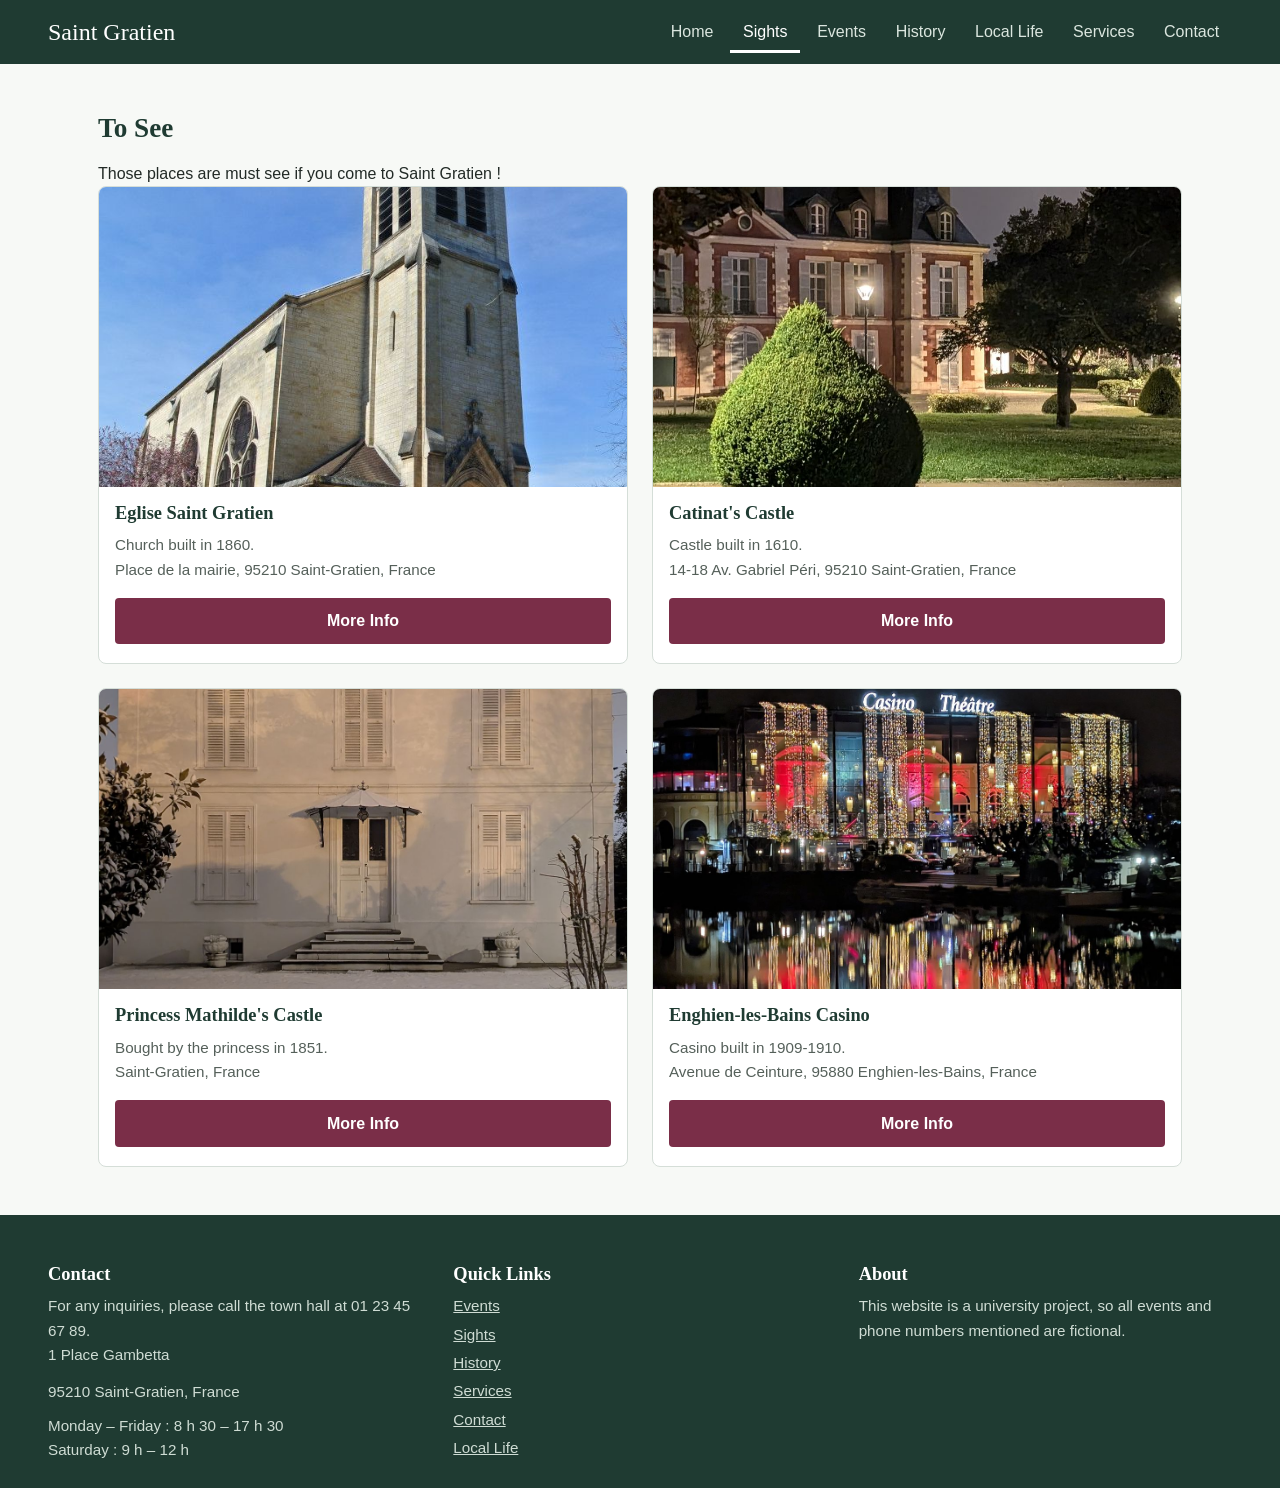
<file: src/sights.html>
<!DOCTYPE html>
<html lang="en">
  <head>
    <meta charset="UTF-8">
    <meta name="viewport" content="width=device-width, initial-scale=1.0">
    <meta http-equiv="X-UA-Compatible" content="ie=edge">
    <title>Sights | Saint-Gratien</title>
    <link rel="stylesheet" href="./style.css">
  </head>

  <body>
    <!-- Header -->
    <header class="site-header">
      <a href="./index.html" class="logo">Saint Gratien</a>
      <button class="menu-toggle" aria-expanded="false" aria-controls="main-menu" aria-label="Open the menu">
        <span></span><span></span><span></span>
      </button>
      <nav class="menu" id="main-menu" aria-label="Main navigation">
        <ul>
          <li><a href="./index.html">Home</a></li>
          <li><a href="./sights.html" aria-current="page">Sights</a></li>
          <li><a href="./event.html">Events</a></li>
          <li><a href="./histoire.html">History</a></li>
          <li><a href="./localLife.html">Local Life</a></li>
          <li><a href="./services.html">Services</a></li>
          <li><a href="./contact.html">Contact</a></li>
        </ul>
      </nav>
    </header>
    <main>
      <section class="layout">
        <section class="gallery">
          <h2>To See</h2>
          <p>
            Those places are must see if you come to Saint Gratien !
          </p>
          
          <div class="card-grid-2">
            
            <article class="card">
              <figure>
                <img src="./../img/eglise.jpg" alt="Eglise Saint Gratien">
              </figure>
              <h3>Eglise Saint Gratien</h3>
              <dialog id="dialog-Sight1">
                <h4>Eglise Saint Gratien</h4>
                <p>
                  The current church replaces a 13th-century building, enlarged
                  in the 15th century, which was threatening to collapse.
                  It was built thanks to the generosity of Princess Mathilde,
                  based on designs by architect Léon Ohnet, and
                  consecrated in the presence of the princess herself. It is a
                  neo-Gothic church with a porch-bell tower topped with
                  a slate spire. One of its two small chapels houses the
                  sarcophagus of Marshal de Catinat and that of his
                  great-niece, Marie-Renée de Lamoignon. A stained glass window
                  depicts Saint Mathilde with the features of the
                  princess herself — a fine example of architectural tribute.
                  Catinat's tomb is listed as a historic monument.
                </p>
                <button class="button close-dialog">Close</button>
              </dialog>
              <p>
                Church built in 1860.<br>Place de la mairie, 95210
                Saint-Gratien, France
              </p>
              <button class="button" data-dialog="dialog-Sight1">More Info</button>
            </article>

            <article class="card">
              <figure>
                <img src="./../img/CatinatCastle.jpg" alt="Catinat's Castle">
              </figure>
              <h3>Catinat's Castle</h3>
              <dialog id="dialog-Sight2">
                <h4>Catinat's Castle</h4>
                <p>
                  Built in 1610 by the great-grandfather of Marshal de Catinat,
                  the castle was inhabited by him from 1702 to 1712,
                  years during which he received many figures from the court of
                  Louis XIV. It was purchased by Princess Mathilde in
                  1857, who turned it into a guest house integrated into her
                  estate. Today, it belongs to the town and houses
                  the services of the Department of Social Action, as well as an
                  exhibition room on the first floor. Its facades and roofs
                  have been listed as historic monuments since 1965. It is
                  located at 14-18 avenue Gabriel Péri.<br><br>
                  Note: This is not a castle that is "visited" like a museum (it
                  houses municipal services),
                  but its architecture and exhibition room make it a place worth
                  seeing from the outside, with possible access to
                  the exhibition depending on town hall opening hours.
                </p>

                <button class="button close-dialog">Close</button>
              </dialog>
              <p>
                Castle built in 1610.<br>14-18 Av. Gabriel Péri, 95210 Saint-Gratien, France
              </p>
              <button class="button" data-dialog="dialog-Sight2">More Info</button>
            </article>

            <article class="card">
              <figure>
                <img src="./../img/mathildeCastle.jpg"
                  alt="Princess Mathilde's Castle"
                  class="img-pos-40">
              </figure>
              <h3>Princess Mathilde's Castle</h3>
              <dialog id="dialog-Sight3">
                <h4>Princess Mathilde's Castle</h4>
                <p>
                  Princess Mathilde bought this castle, then called the Château Neuf,
                  in 1851. She spent her summers there and welcomed the writers
                  and artists who were the friends of her famous salon.
                  The castle is part of the long history that links
                  Saint-Gratien to the princess, who also paid for the
                  construction of the town church.
                </p>
                <button class="button close-dialog">Close</button>
              </dialog>
              <p>
                Bought by the princess in 1851.<br>Saint-Gratien, France
              </p>
              <button class="button" data-dialog="dialog-Sight3">More Info</button>
            </article>

            <article class="card">
              <figure>
                <img src="./../img/CasinoCool.jpg"
                  alt="Enghien-les-Bains Casino">
              </figure>
              <h3>Enghien-les-Bains Casino</h3>
              <dialog id="dialog-Sight4">
                <h4>Enghien-les-Bains Casino</h4>
                <p>Enghien-les-Bains Barrière Casino
                  Just a short distance from Saint-Gratien, on the shores of Lake
                  Enghien, the current casino dates from 1909-1910 and succeeded
                  several establishments since 1877. Nicknamed the "boat casino"
                  for its architecture partly built on stilts, it now houses
                  slot machines, table games, a theater and several restaurants,
                  and remains one of the must-visit places in the surrounding
                  area.</p>
                <button class="button close-dialog">Close</button>
              </dialog>
              <p>
                Casino built in 1909-1910.<br>Avenue de Ceinture, 95880
                Enghien-les-Bains, France
              </p>
              <button class="button" data-dialog="dialog-Sight4">More Info</button>
            </article>

          </div>
        </section>
      </section>
    </main>
    <!-- Footer-->
    <footer class="site-footer">
      <section>
        <h2>Contact</h2>
        <p>For any inquiries, please call the town hall at 01 23 45 67 89.</p>
        <address>
          <p>1 Place Gambetta</p>
          <p>95210 Saint-Gratien, France</p>
        </address>
        <p>Monday – Friday : 8 h 30 – 17 h 30<br>Saturday : 9 h – 12 h</p>
      </section>
      <section>
        <nav aria-label="Quick links">
          <h2>Quick Links</h2>
          <ul>
            <li><a href="./event.html">Events</a></li>
            <li><a href="./sights.html">Sights</a></li>
            <li><a href="./histoire.html">History</a></li>
            <li><a href="./services.html">Services</a></li>
            <li><a href="./contact.html">Contact</a></li>
            <li><a href="./localLife.html">Local Life</a></li>
          </ul>
        </nav>
      </section>
      <section>
        <h2>About</h2>
        <p>This website is a university project, so all events and phone numbers
          mentioned are fictional.</p>
      </section>
    </footer>
    <script src="./main.js"></script>
  </body>

</html>
</file>
<file: src/style.css>
/* =========================================================
   Saint-Gratien – shared stylesheet for all pages
   ---------------------------------------------------------
   1. Variables          7. Gallery (mosaic)
   2. Base               8. Events list + calendar
   3. Header + menu      9. Dialogs
   4. Hero banner       10. Contact form
   5. Layouts           11. Footer
   6. Buttons + cards   12. Responsive
   ========================================================= */

/* ---------- 1. Variables ---------- */
:root {
  --green-dark: #1f3b32;   /* header, footer, titles */
  --green-light: #e8eee9;  /* side panels */
  --plum: #7a2e48;         /* accent: links, buttons (Second Empire colour) */
  --plum-dark: #5f2237;    /* hover state of the accent */
  --stone: #55605a;        /* secondary text */
  --paper: #f7f9f6;        /* page background */
  --text: #222a26;
  --border: #d5ded8;
  --header-height: 64px;
  --max-width: 1180px;
  --side-gap: clamp(1rem, 4vw, 3rem);
}

/* ---------- 2. Base ---------- */
* { box-sizing: border-box; margin: 0; padding: 0; }

html { scroll-padding-top: var(--header-height); }

body {
  font-family: "Segoe UI", Roboto, "Helvetica Neue", Arial, sans-serif;
  color: var(--text);
  background: var(--paper);
  line-height: 1.6;
  padding-top: var(--header-height); /* space for the fixed header */
}

h1, h2, h3, h4 {
  font-family: Georgia, "Times New Roman", serif;
  color: var(--green-dark);
  line-height: 1.2;
}
h2 { font-size: 1.7rem; margin-bottom: 1rem; }
h3 { font-size: 1.15rem; margin-bottom: 0.3rem; }
h4 { font-size: 1rem; }
p + p { margin-top: 0.8rem; }
a { color: var(--plum); }
img { display: block; max-width: 100%; }
ul { list-style: none; }

a:focus-visible,
button:focus-visible {
  outline: 3px solid var(--plum);
  outline-offset: 3px;
}

/* ---------- 3. Fixed header + main menu ---------- */
.site-header {
  position: fixed;
  top: 0; left: 0; right: 0;
  z-index: 100;
  height: var(--header-height);
  display: flex;
  align-items: center;
  justify-content: space-between;
  padding: 0 var(--side-gap);
  background: var(--green-dark);
}

.logo {
  font-family: Georgia, serif;
  font-size: 1.5rem;
  color: #fff;
  text-decoration: none;
}

.menu ul { display: flex; gap: 0.25rem; }

.menu a {
  display: block;
  padding: 0.5rem 0.8rem;
  color: #dbe6df;
  text-decoration: none;
  border-radius: 4px;
}
.menu a:hover { background: rgba(255, 255, 255, 0.12); color: #fff; }
.menu a[aria-current="page"] {
  color: #fff;
  box-shadow: inset 0 -3px 0 #fff;
  border-radius: 4px 4px 0 0;
}
.menu a:focus-visible { outline-color: #fff; }

/* hamburger button, only visible on small screens (see section 12) */
.menu-toggle {
  display: none;
  width: 44px;
  height: 44px;
  padding: 10px;
  background: none;
  border: 2px solid rgba(255, 255, 255, 0.4);
  border-radius: 4px;
  cursor: pointer;
}
.menu-toggle span {
  display: block;
  height: 3px;
  background: #fff;
  border-radius: 2px;
  transition: transform 0.25s ease, opacity 0.25s ease;
}
.menu-toggle span + span { margin-top: 5px; }
/* the three lines turn into a cross when the menu is open */
.menu-toggle[aria-expanded="true"] span:nth-child(1) { transform: translateY(8px) rotate(45deg); }
.menu-toggle[aria-expanded="true"] span:nth-child(2) { opacity: 0; }
.menu-toggle[aria-expanded="true"] span:nth-child(3) { transform: translateY(-8px) rotate(-45deg); }

/* ---------- 4. Hero banner ---------- */
.hero {
  position: relative;
  height: 70vh;
  min-height: 380px;
  background: #3b5a4d; /* shown if the image is missing */
  overflow: hidden;
}
.hero img {
  width: 100%;
  height: 100%;
  object-fit: cover;
}
.hero-text {
  position: absolute;
  left: 0; right: 0; bottom: 0;
  padding: 3rem var(--side-gap) 2.5rem;
  color: #fff;
  background: linear-gradient(to top, rgba(15, 30, 25, 0.85), rgba(15, 30, 25, 0));
}
.hero-text h1 {
  color: #fff;
  font-size: clamp(2rem, 5vw, 3.6rem);
  margin-bottom: 0.4rem;
}
.hero-text p { font-size: 1.15rem; margin-bottom: 1.2rem; max-width: 36rem; }

/* ---------- 5. Page layouts ---------- */
/* .layout = centred grid; modifiers choose the columns */
.layout {
  display: grid;
  gap: 3rem;
  max-width: var(--max-width);
  margin: 0 auto;
  padding: 3rem var(--side-gap);
  align-items: start;
}
.layout--sidebar { grid-template-columns: 1fr 300px; }  /* content + aside */
.layout--halves  { grid-template-columns: 1fr 1fr; }    /* two equal columns */

.main-column > section + section { margin-top: 3.5rem; }
.about p { max-width: 65ch; }

/* aside panel (home events, local life tips, calendar) */
.side-panel {
  position: sticky;   /* stays visible while scrolling */
  top: calc(var(--header-height) + 1.5rem);
  padding: 1.5rem;
  background: var(--green-light);
  border-left: 4px solid var(--plum);
}
.side-panel h2 { font-size: 1.3rem; }
.side-panel li {
  display: flex;
  gap: 0.9rem;
  padding: 0.9rem 0;
  border-top: 1px solid #c5d2c9;
}
.side-panel time {
  flex: 0 0 3.6rem;
  font-weight: 700;
  color: var(--plum);
  line-height: 1.3;
}
.side-panel h3 { font-size: 1rem; }
.side-panel p { font-size: 0.9rem; color: var(--stone); }

/* ---------- 6. Buttons and cards ---------- */
.button,
.button-outline {
  display: inline-block;
  padding: 0.65rem 1.4rem;
  border-radius: 4px;
  font: inherit;
  font-weight: 600;
  text-decoration: none;
  cursor: pointer;
  transition: background 0.2s ease, color 0.2s ease;
}
.button {
  background: var(--plum);
  color: #fff;
  border: none;
}
.button:hover { background: var(--plum-dark); }

.button-outline {
  display: block;
  margin-top: 1.2rem;
  text-align: center;
  color: var(--plum);
  border: 2px solid var(--plum);
}
.button-outline:hover { background: var(--plum); color: #fff; }

.card-grid {
  display: grid;
  grid-template-columns: repeat(auto-fit, minmax(210px, 1fr));
  gap: 1.5rem;
}
.card-grid-2 {
  display: grid;
  grid-template-columns: 1fr 1fr;
  gap: 1.5rem;
}

.card {
  display: flex;
  flex-direction: column;
  background: #fff;
  border: 1px solid var(--border);
  border-radius: 8px;
  overflow: hidden;
  transition: transform 0.25s ease, box-shadow 0.25s ease, border-color 0.25s ease;
}
.card:hover {
  transform: translateY(-5px);
  box-shadow: 0 10px 20px rgba(31, 59, 50, 0.12);
  border-color: var(--plum);
}
.card > a {
  display: block;
  height: 100%;
  color: inherit;
  text-decoration: none;
}
.card figure { height: 300px; background: var(--green-light); }
.card img { width: 100%; height: 100%; object-fit: cover; }
.card h3, .card p { padding: 0 1rem; }
.card h3 { margin-top: 0.9rem; }
.card p { margin: 0.3rem 0 1rem; color: var(--stone); font-size: 0.95rem; }
.card:hover h3 { color: var(--plum); }
/* "More info" button at the bottom of a card */
.card > .button {
  margin: auto 1rem 1.2rem;   /* auto top margin pushes it to the bottom */
}

.town-hall .card { padding: 1.5rem; }
.town-hall .card p { padding: 0; }
.town-hall address {
  font-style: normal;
  margin-top: 1rem;
  padding-top: 1rem;
  border-top: 1px solid var(--green-light);
  color: var(--green-dark);
  font-weight: 500;
}

/* services page: transport list */
.move-around > ul > li + li { margin-top: 1.5rem; }
.move-around figure { margin-top: 0.8rem; }
.bus-lines li { margin: 0.3rem 0; }

/* vertical focus of cropped pictures */
.img-pos-10 { object-position: center 10%; }
.img-pos-20 { object-position: center 20%; }
.img-pos-25 { object-position: center 25%; }
.img-pos-30 { object-position: center 30%; }
.img-pos-40 { object-position: center 40%; }
.img-pos-75 { object-position: center 75%; }

/* ---------- 7. Photo gallery (mosaic) ---------- */
.mosaic {
  display: grid;
  grid-template-columns: repeat(3, 1fr);
  grid-auto-rows: 170px;
  gap: 0.8rem;
}
.mosaic figure {
  position: relative;
  overflow: hidden;
  background: var(--green-light);
  border-radius: 4px;
}
.mosaic .mosaic-big { grid-column: span 2; grid-row: span 2; }
.mosaic img { width: 100%; height: 100%; object-fit: cover; }
.mosaic figcaption {
  position: absolute;
  left: 0; right: 0; bottom: 0;
  padding: 0.4rem 0.7rem;
  font-size: 0.85rem;
  color: #fff;
  background: rgba(15, 30, 25, 0.65);
}

/* ---------- 8. Events list + mini calendar ---------- */
.event-card {
  display: flex;
  gap: 1.2rem;
  padding: 1.2rem 0;
  border-top: 1px solid var(--border);
  scroll-margin-top: calc(var(--header-height) + 1rem); /* for anchor links */
}
.event-card:first-of-type { border-top: none; }
.event-card time {
  flex: 0 0 5rem;
  font-weight: 700;
  color: var(--plum);
}
.event-place { color: var(--stone); font-size: 0.9rem; margin-top: 0.2rem; }

.calendar h2 { font-size: 1.2rem; text-align: center; }
.calendar-weekdays,
.calendar-grid {
  display: grid;
  grid-template-columns: repeat(7, 1fr);
  text-align: center;
}
.calendar-weekdays {
  margin-top: 1rem;
  font-size: 0.75rem;
  color: var(--stone);
}
.calendar-grid {
  gap: 0.2rem;
  margin-top: 0.3rem;
  list-style: none;
}
.calendar .calendar-grid li {
  aspect-ratio: 1 / 1;
  display: flex;
  align-items: center;
  justify-content: center;
  padding: 0;
  border: none;
  font-size: 0.85rem;
  border-radius: 4px;
}
.calendar-grid li.empty { visibility: hidden; }
.calendar-grid li.has-event { background: var(--plum); }
.calendar-grid li.has-event a {
  display: flex;
  align-items: center;
  justify-content: center;
  width: 100%;
  height: 100%;
  color: #fff;
  font-weight: 700;
  text-decoration: none;
}
.calendar-legend {
  display: flex;
  align-items: center;
  gap: 0.4rem;
  margin-top: 1rem;
  font-size: 0.8rem;
  color: var(--stone);
}
.calendar-legend .dot {
  display: inline-block;
  width: 10px;
  height: 10px;
  border-radius: 50%;
  background: var(--plum);
}

/* ---------- 9. Dialogs ("More info" pop-ups) ---------- */
dialog {
  position: fixed;
  top: 50%;
  left: 50%;
  transform: translate(-50%, -50%);
  margin: 0;
  width: min(90vw, 550px);
  max-height: 85vh;
  overflow-y: auto;
  padding: 2rem;
  background: #fff;
  color: var(--text);
  border: none;
  border-radius: 8px;
  box-shadow: 0 15px 35px rgba(0, 0, 0, 0.3);
}
dialog h4 { font-size: 1.35rem; margin-bottom: 1rem; }
.card dialog p {          /* dialogs sit inside cards: reset the card text style */
  padding: 0;
  margin: 0;
  font-size: 1rem;
  color: var(--text);
}
dialog::backdrop {
  background: rgba(15, 30, 25, 0.65);
  backdrop-filter: blur(2px);
}
dialog .close-dialog {
  display: block;
  margin: 1.5rem auto 0;
}

/* ---------- 10. Contact form ---------- */
.contact-form label {
  display: block;
  margin-top: 1rem;
  font-weight: 600;
}
.contact-form input,
.contact-form textarea {
  display: block;
  width: 100%;
  margin-top: 0.3rem;
  padding: 0.75rem;
  border: 2px solid #c5d2c9;
  border-radius: 4px;
  font: inherit;
}
.contact-form input:focus,
.contact-form textarea:focus {
  outline: none;
  border-color: var(--plum);
}
.contact-form .invalid { border-color: #c0392b; }
.field-error {
  min-height: 1.2rem;
  font-size: 0.85rem;
  color: #c0392b;
}
.contact-form .button { margin-top: 1rem; }
.form-success {
  margin-top: 1rem;
  padding: 0.8rem 1rem;
  background: var(--green-light);
  border-left: 4px solid var(--green-dark);
}

/* ---------- 11. Footer ---------- */
.site-footer {
  display: grid;
  grid-template-columns: repeat(3, 1fr);
  gap: 2rem;
  padding: 3rem var(--side-gap) 1.5rem;
  background: var(--green-dark);
  color: #cfdcd4;
  font-size: 0.95rem;
}
.site-footer h2 { font-size: 1.15rem; color: #fff; margin-bottom: 0.6rem; }
.site-footer a { color: #cfdcd4; }
.site-footer a:hover { color: #fff; }
.site-footer li { margin-bottom: 0.25rem; }
.site-footer address { font-style: normal; margin-bottom: 0.6rem; }

/* ---------- 12. Responsive ---------- */
/* tablets: every multi-column layout becomes one column */
@media (max-width: 960px) {
  .layout--sidebar,
  .layout--halves { grid-template-columns: 1fr; }
  .side-panel { position: static; }
}

/* phones: hamburger menu, 2-column gallery, stacked footer */
@media (max-width: 760px) {
  .menu-toggle { display: block; }

  .menu {
    position: absolute;
    top: var(--header-height);
    left: 0; right: 0;
    background: var(--green-dark);
    max-height: 0;               /* closed */
    overflow: hidden;
    transition: max-height 0.3s ease;
  }
  .menu.is-open { max-height: 30rem; }  /* opened by main.js */
  .menu ul {
    flex-direction: column;
    padding: 0.5rem var(--side-gap) 1rem;
  }
  .menu a[aria-current="page"] { box-shadow: inset 3px 0 0 #fff; border-radius: 0 4px 4px 0; }

  .mosaic { grid-template-columns: repeat(2, 1fr); }
  .card-grid-2,
  .site-footer { grid-template-columns: 1fr; }
}
</file>
